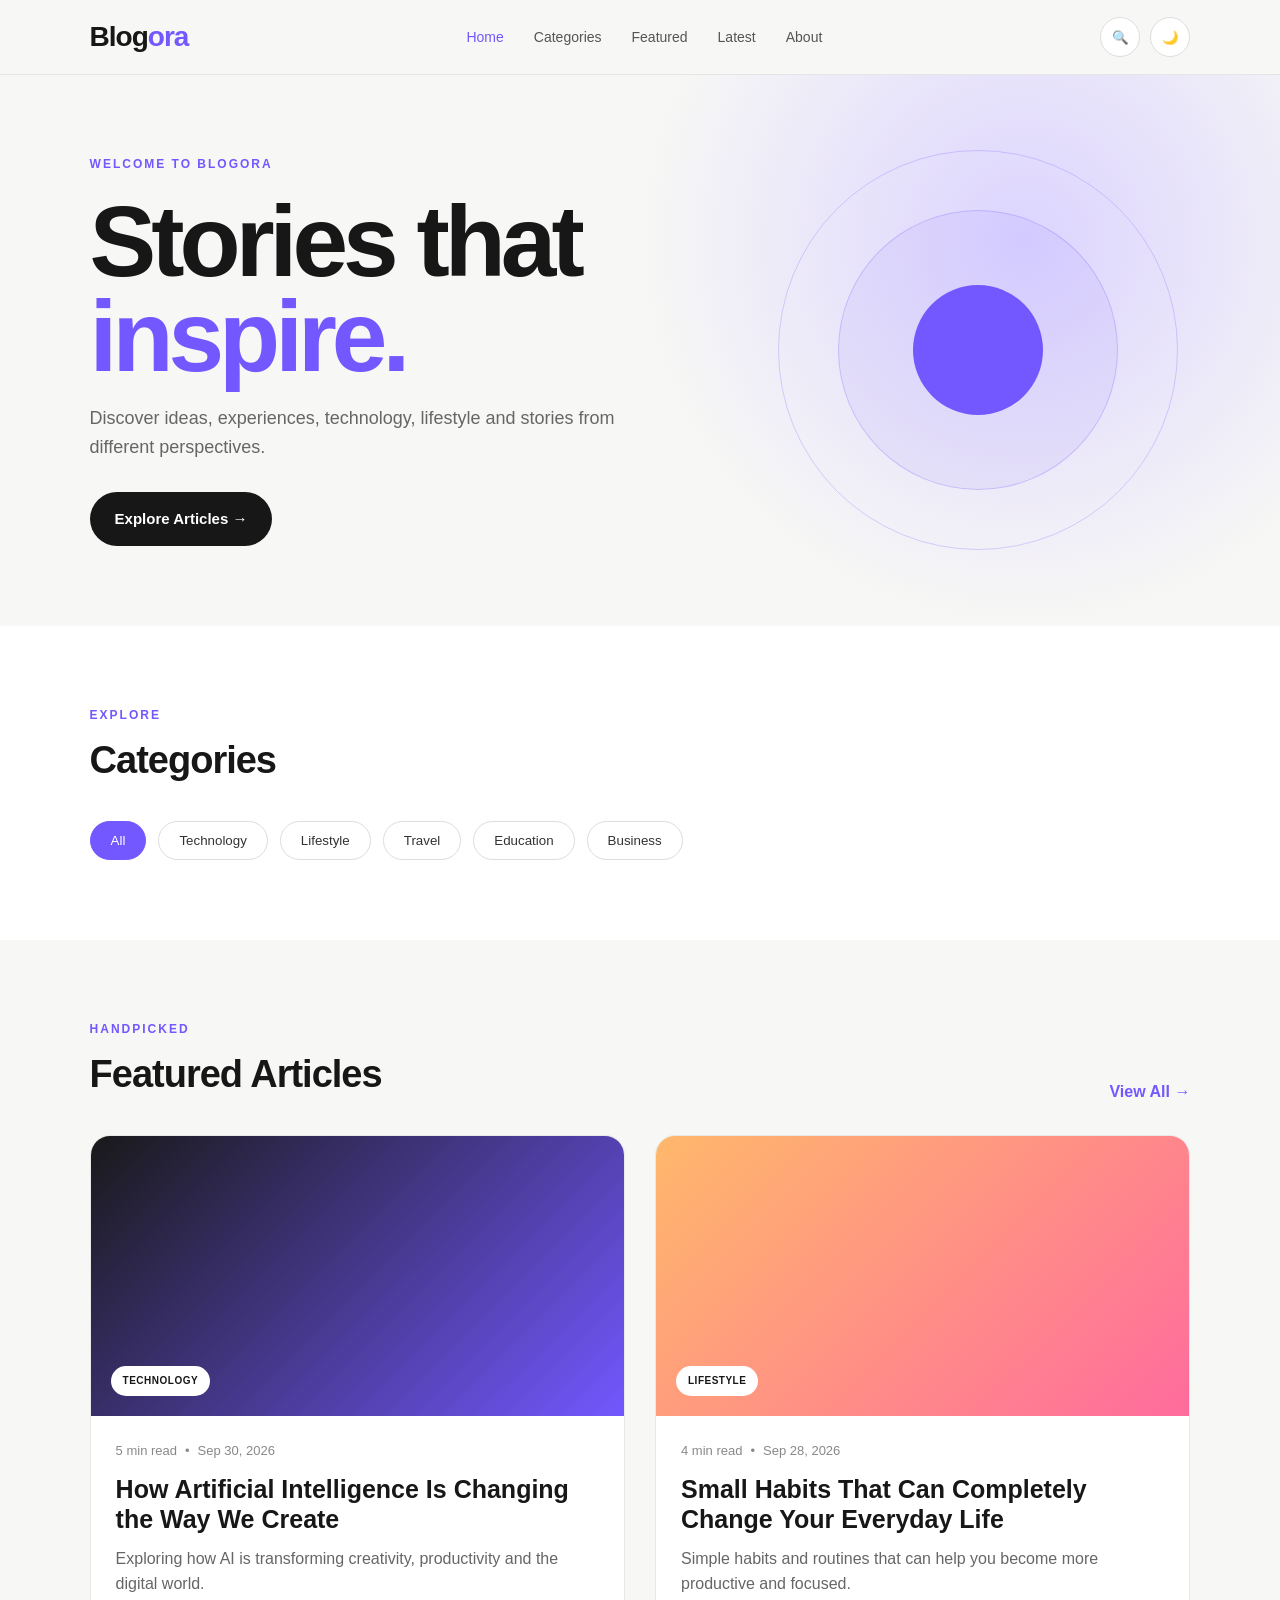
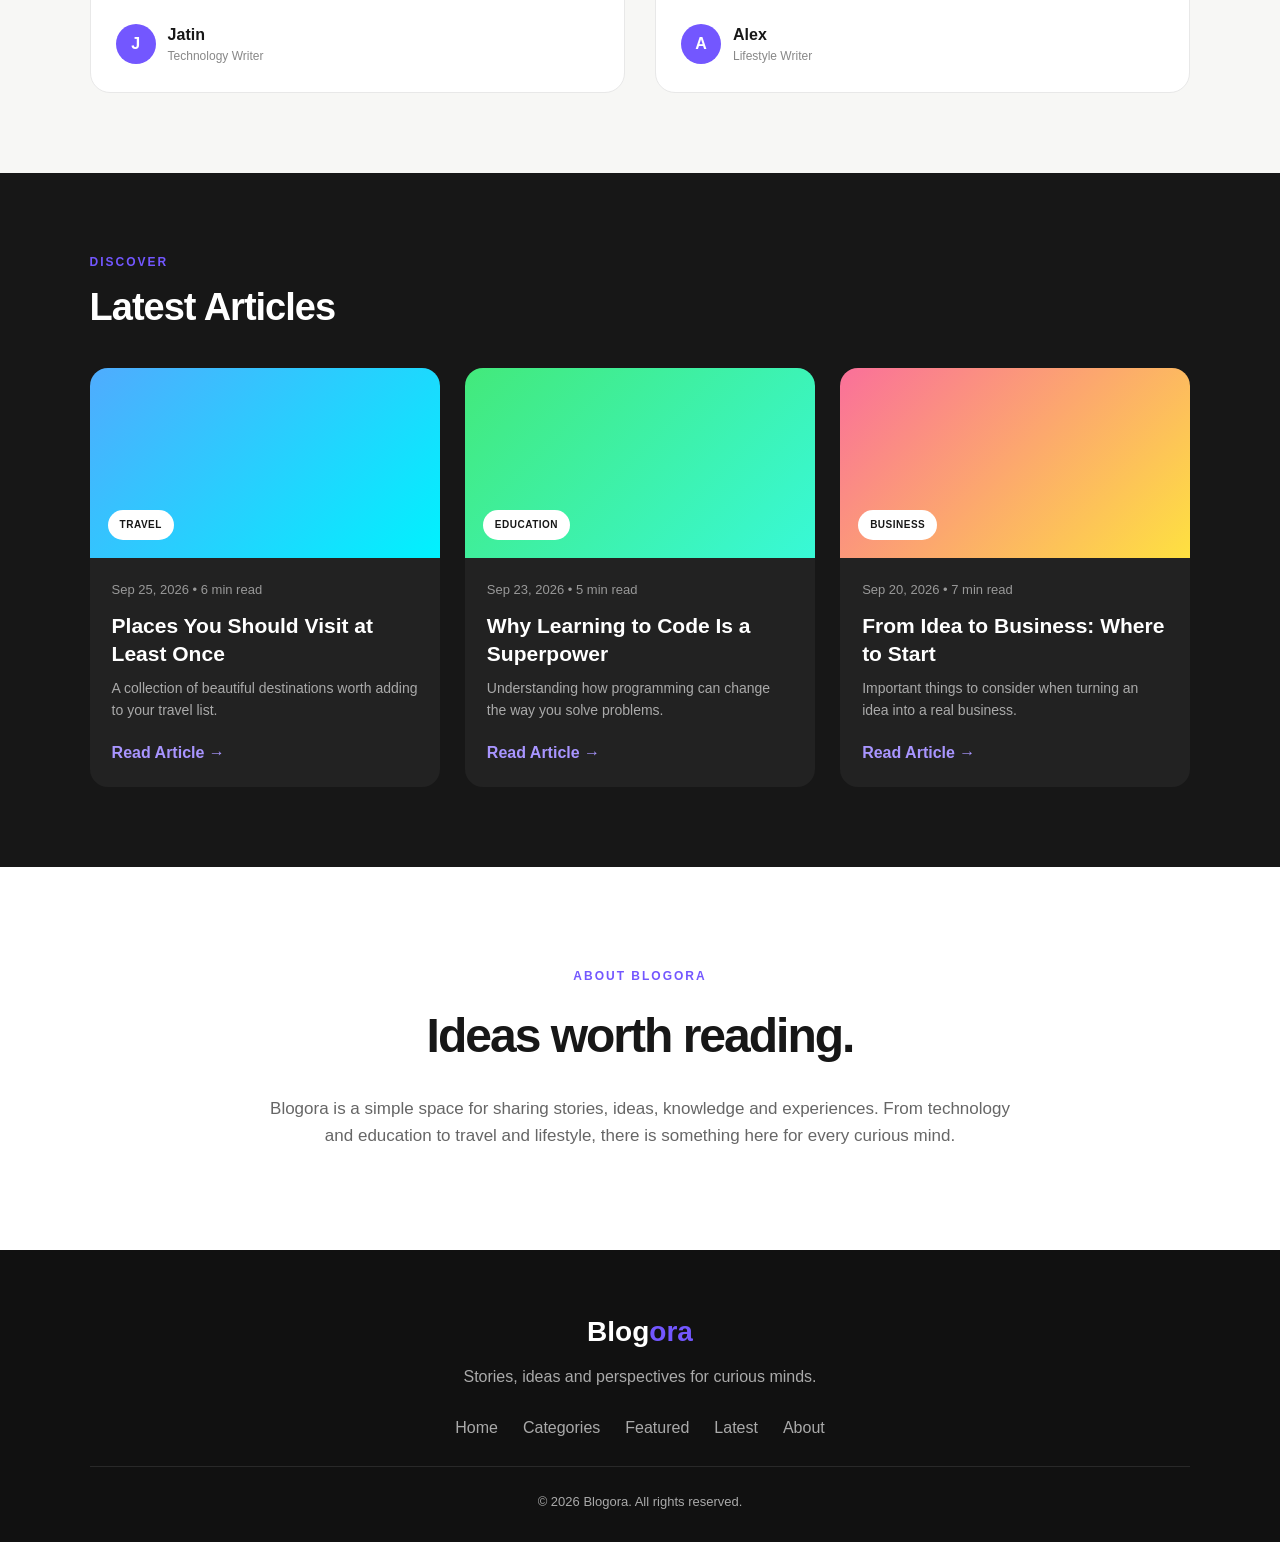
<file: index.html>
<!DOCTYPE html>
<html lang="en">

<head>
    <meta charset="UTF-8">
    <meta name="viewport" content="width=device-width, initial-scale=1.0">

    <title>Blogora - Stories & Ideas</title>

    <!-- CSS -->
    <link rel="stylesheet" href="css/style.css">
</head>

<body>

    <!-- =========================
         NAVBAR
    ========================== -->

    <header class="navbar">

        <div class="logo">
            Blog<span>ora</span>
        </div>

        <nav>
            <a href="#" class="active">Home</a>
            <a href="#categories">Categories</a>
            <a href="#featured">Featured</a>
            <a href="#latest">Latest</a>
            <a href="#about">About</a>
        </nav>

        <div class="nav-actions">

            <button id="searchBtn" aria-label="Search">
                🔍
            </button>

            <button id="themeBtn" aria-label="Change theme">
                🌙
            </button>

        </div>

    </header>


    <!-- =========================
         SEARCH BOX
    ========================== -->

    <div class="search-container" id="searchContainer">

        <div class="search-box">

            <input
                type="text"
                id="searchInput"
                placeholder="Search articles..."
            >

            <button id="closeSearch">
                ✕
            </button>

        </div>

    </div>


    <!-- =========================
         HERO SECTION
    ========================== -->

    <section class="hero">

        <div class="hero-content">

            <p class="hero-label">
                WELCOME TO BLOGORA
            </p>

            <h1>
                Stories that
                <span>inspire.</span>
            </h1>

            <p class="hero-description">
                Discover ideas, experiences, technology,
                lifestyle and stories from different perspectives.
            </p>

            <a href="#latest" class="explore-btn">
                Explore Articles →
            </a>

        </div>

        <div class="hero-decoration">

            <div class="hero-circle circle-one"></div>
            <div class="hero-circle circle-two"></div>
            <div class="hero-circle circle-three"></div>

        </div>

    </section>


    <!-- =========================
         CATEGORIES
    ========================== -->

    <section class="categories" id="categories">

        <div class="section-heading">

            <div>
                <p class="small-heading">
                    EXPLORE
                </p>

                <h2>
                    Categories
                </h2>
            </div>

        </div>


        <div class="category-list">

            <button class="category-btn active-category" data-category="All">
                All
            </button>

            <button class="category-btn" data-category="Technology">
                Technology
            </button>

            <button class="category-btn" data-category="Lifestyle">
                Lifestyle
            </button>

            <button class="category-btn" data-category="Travel">
                Travel
            </button>

            <button class="category-btn" data-category="Education">
                Education
            </button>

            <button class="category-btn" data-category="Business">
                Business
            </button>

        </div>

    </section>


    <!-- =========================
         FEATURED ARTICLES
    ========================== -->

    <section class="featured" id="featured">

        <div class="section-heading">

            <div>

                <p class="small-heading">
                    HANDPICKED
                </p>

                <h2>
                    Featured Articles
                </h2>

            </div>

            <a href="#latest" class="view-all">
                View All →
            </a>

        </div>


        <!-- JavaScript will insert posts here -->

        <div
            class="featured-grid"
            id="featuredPosts">
        </div>

    </section>


    <!-- =========================
         LATEST ARTICLES
    ========================== -->

    <section class="latest" id="latest">

        <div class="section-heading">

            <div>

                <p class="small-heading">
                    DISCOVER
                </p>

                <h2>
                    Latest Articles
                </h2>

            </div>

        </div>


        <!-- JavaScript will insert posts here -->

        <div
            class="latest-grid"
            id="latestPosts">
        </div>

    </section>


    <!-- =========================
         NO RESULTS MESSAGE
    ========================== -->

    <div
        class="no-results"
        id="noResults">

        <h3>
            No articles found
        </h3>

        <p>
            Try searching for another topic or category.
        </p>

    </div>


    <!-- =========================
         ABOUT
    ========================== -->

    <section class="about" id="about">

        <div class="about-content">

            <p class="small-heading">
                ABOUT BLOGORA
            </p>

            <h2>
                Ideas worth reading.
            </h2>

            <p>
                Blogora is a simple space for sharing stories,
                ideas, knowledge and experiences. From technology
                and education to travel and lifestyle, there is
                something here for every curious mind.
            </p>

        </div>

    </section>


    <!-- =========================
         FOOTER
    ========================== -->

    <footer>

        <div class="footer-logo">
            Blog<span>ora</span>
        </div>

        <p>
            Stories, ideas and perspectives for curious minds.
        </p>


        <div class="footer-links">

            <a href="#">
                Home
            </a>

            <a href="#categories">
                Categories
            </a>

            <a href="#featured">
                Featured
            </a>

            <a href="#latest">
                Latest
            </a>

            <a href="#about">
                About
            </a>

        </div>


        <p class="copyright">
            © 2026 Blogora. All rights reserved.
        </p>

    </footer>


    <!-- JavaScript -->
    <script src="js/script.js"></script>

</body>

</html>
</file>
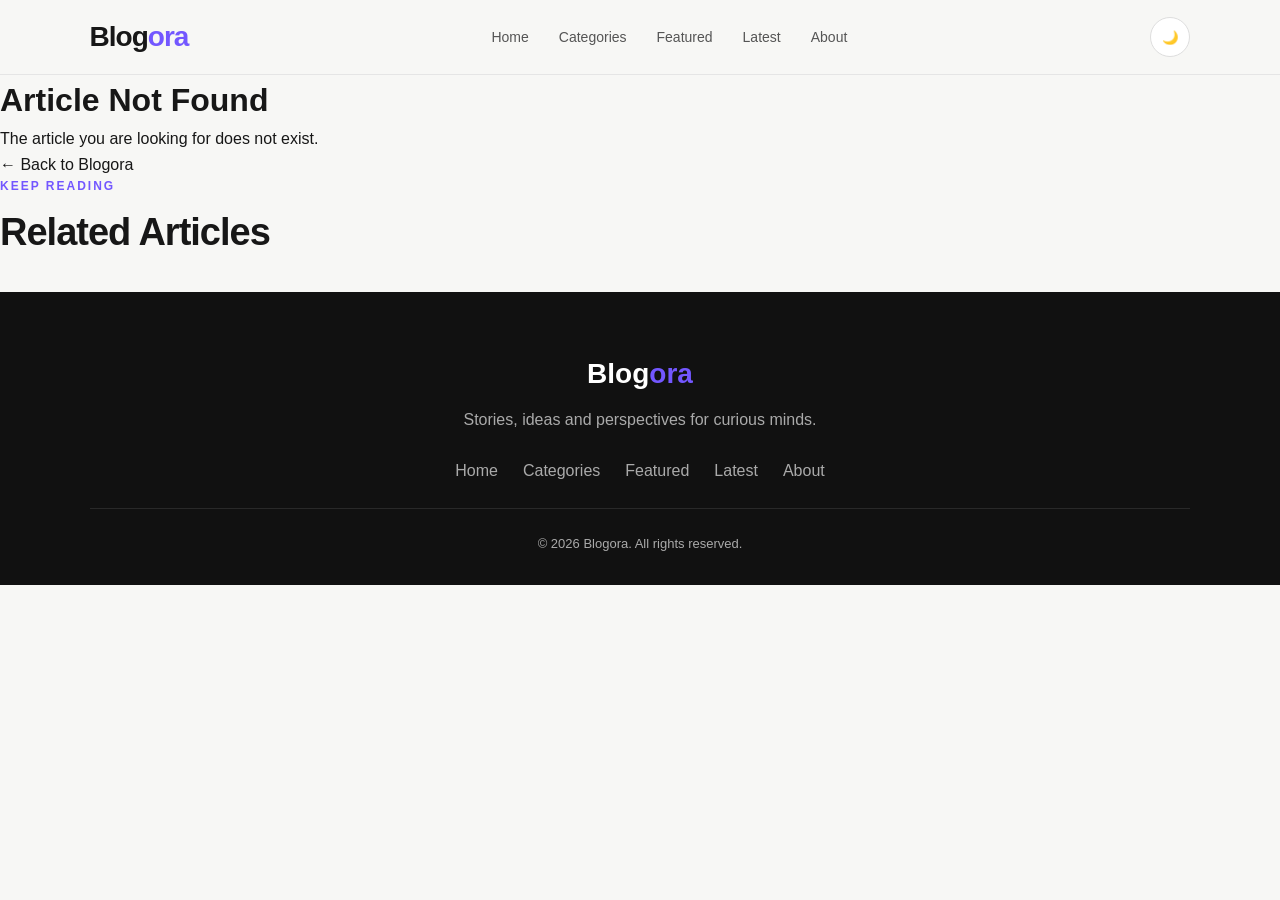
<file: blog.html>
<!DOCTYPE html>

<html lang="en">

<head>


<meta charset="UTF-8">

<meta name="viewport" content="width=device-width, initial-scale=1.0">

<title>Blog Article - Blogora</title>

<link rel="stylesheet" href="css/style.css">


</head>

<body>


<!-- =========================
     NAVBAR
========================== -->

<header class="navbar">

    <a href="index.html" class="logo">
        Blog<span>ora</span>
    </a>


    <nav>

        <a href="index.html">
            Home
        </a>

        <a href="index.html#categories">
            Categories
        </a>

        <a href="index.html#featured">
            Featured
        </a>

        <a href="index.html#latest">
            Latest
        </a>

        <a href="index.html#about">
            About
        </a>

    </nav>


    <div class="nav-actions">

        <button id="themeBtn" aria-label="Change theme">
            🌙
        </button>

    </div>

</header>


<!-- =========================
     ARTICLE
========================== -->

<main class="article-page">

    <div id="articleContainer">

        <!-- JavaScript loads article here -->

    </div>

</main>


<!-- =========================
     RELATED ARTICLES
========================== -->

<section class="related-section">

    <div class="section-heading">

        <div>

            <p class="small-heading">
                KEEP READING
            </p>

            <h2>
                Related Articles
            </h2>

        </div>

    </div>


    <div
        class="related-grid"
        id="relatedPosts">
    </div>

</section>


<!-- =========================
     FOOTER
========================== -->

<footer>

    <div class="footer-logo">
        Blog<span>ora</span>
    </div>

    <p>
        Stories, ideas and perspectives for curious minds.
    </p>


    <div class="footer-links">

        <a href="index.html">
            Home
        </a>

        <a href="index.html#categories">
            Categories
        </a>

        <a href="index.html#featured">
            Featured
        </a>

        <a href="index.html#latest">
            Latest
        </a>

        <a href="index.html#about">
            About
        </a>

    </div>


    <p class="copyright">
        © 2026 Blogora. All rights reserved.
    </p>

</footer>


<!-- JavaScript -->

<script src="js/script.js"></script>


</body>

</html>
</file>
<file: css/style.css>
/* ========================================
   BLOGORA
   GLOBAL STYLES
======================================== */

* {
    margin: 0;
    padding: 0;
    box-sizing: border-box;
}

html {
    scroll-behavior: smooth;
}

body {
    font-family: Arial, Helvetica, sans-serif;
    background: #f7f7f5;
    color: #171717;
    line-height: 1.6;
    transition: background 0.3s ease, color 0.3s ease;
}

a {
    text-decoration: none;
    color: inherit;
}

button,
input {
    font-family: inherit;
}

button {
    cursor: pointer;
}


/* ========================================
   NAVBAR
======================================== */

.navbar {
    width: 100%;
    height: 75px;

    display: flex;
    align-items: center;
    justify-content: space-between;

    padding: 0 7%;

    background: rgba(247, 247, 245, 0.95);

    border-bottom: 1px solid #e5e5e5;

    position: sticky;
    top: 0;

    z-index: 1000;

    backdrop-filter: blur(15px);
}

.logo {
    font-size: 28px;
    font-weight: 800;
    letter-spacing: -1px;
}

.logo span {
    color: #7357ff;
}

.navbar nav {
    display: flex;
    align-items: center;
    gap: 30px;
}

.navbar nav a {
    color: #555;

    font-size: 14px;
    font-weight: 500;

    transition: 0.3s;
}

.navbar nav a:hover,
.navbar nav a.active {
    color: #7357ff;
}

.nav-actions {
    display: flex;
    gap: 10px;
}

.nav-actions button {
    width: 40px;
    height: 40px;

    border: 1px solid #ddd;

    background: white;

    border-radius: 50%;

    transition: 0.3s;
}

.nav-actions button:hover {
    transform: translateY(-2px);
    border-color: #7357ff;
}


/* ========================================
   SEARCH
======================================== */

.search-container {
    display: none;

    position: fixed;

    top: 75px;
    left: 0;

    width: 100%;

    padding: 20px 7%;

    background: white;

    border-bottom: 1px solid #ddd;

    z-index: 999;
}

.search-container.show {
    display: block;
}

.search-box {
    max-width: 700px;

    margin: auto;

    display: flex;
    align-items: center;

    gap: 10px;
}

.search-box input {
    width: 100%;

    padding: 15px 20px;

    border: 1px solid #ddd;

    border-radius: 30px;

    outline: none;

    font-size: 15px;
}

.search-box input:focus {
    border-color: #7357ff;
}

.search-box button {
    width: 45px;
    height: 45px;

    border: none;

    border-radius: 50%;

    background: #171717;

    color: white;
}


/* ========================================
   HERO
======================================== */

.hero {
    min-height: 520px;

    display: flex;
    align-items: center;

    position: relative;

    overflow: hidden;

    padding: 80px 7%;

    background:
        radial-gradient(
            circle at 80% 30%,
            #dcd4ff,
            transparent 35%
        ),
        #f7f7f5;
}

.hero-content {
    max-width: 750px;

    position: relative;

    z-index: 2;
}

.hero-label,
.small-heading {
    color: #7357ff;

    font-size: 12px;

    font-weight: 700;

    letter-spacing: 2px;
}

.hero h1 {
    font-size: clamp(55px, 8vw, 100px);

    line-height: 0.95;

    letter-spacing: -5px;

    margin: 20px 0;
}

.hero h1 span {
    color: #7357ff;
}

.hero-description {
    max-width: 580px;

    color: #666;

    font-size: 18px;

    margin-bottom: 30px;
}

.explore-btn {
    display: inline-block;

    padding: 15px 25px;

    background: #171717;

    color: white;

    border-radius: 30px;

    font-size: 15px;

    font-weight: 600;

    transition: 0.3s;
}

.explore-btn:hover {
    background: #7357ff;

    transform: translateY(-3px);
}


/* ========================================
   HERO DECORATION
======================================== */

.hero-decoration {
    position: absolute;

    right: 8%;

    top: 50%;

    transform: translateY(-50%);

    width: 400px;
    height: 400px;
}

.hero-circle {
    position: absolute;

    border-radius: 50%;

    border: 1px solid rgba(115, 87, 255, 0.25);
}

.circle-one {
    width: 400px;
    height: 400px;

    top: 0;
    left: 0;
}

.circle-two {
    width: 280px;
    height: 280px;

    top: 60px;
    left: 60px;

    background: rgba(115, 87, 255, 0.08);
}

.circle-three {
    width: 130px;
    height: 130px;

    top: 135px;
    left: 135px;

    background: #7357ff;
}


/* ========================================
   COMMON SECTIONS
======================================== */

.categories,
.featured,
.latest {
    padding: 80px 7%;
}

.section-heading {
    display: flex;

    align-items: end;

    justify-content: space-between;

    margin-bottom: 30px;
}

.section-heading h2 {
    font-size: 38px;

    letter-spacing: -1px;

    margin-top: 5px;
}

.view-all {
    color: #7357ff;

    font-weight: 600;

    transition: 0.3s;
}

.view-all:hover {
    transform: translateX(5px);
}


/* ========================================
   CATEGORIES
======================================== */

.categories {
    background: white;
}

.category-list {
    display: flex;

    flex-wrap: wrap;

    gap: 12px;
}

.category-btn {
    padding: 11px 20px;

    border-radius: 30px;

    border: 1px solid #ddd;

    background: white;

    color: #333;

    transition: 0.3s;
}

.category-btn:hover,
.category-btn.active-category {
    background: #7357ff;

    color: white;

    border-color: #7357ff;
}


/* ========================================
   FEATURED GRID
======================================== */

.featured {
    background: #f7f7f5;
}

.featured-grid {
    display: grid;

    grid-template-columns: repeat(2, 1fr);

    gap: 30px;
}


/* ========================================
   FEATURED CARD
======================================== */

.featured-card {
    background: white;

    border-radius: 20px;

    overflow: hidden;

    border: 1px solid #e8e8e8;

    transition: 0.3s;

    animation: fadeIn 0.5s ease;
}

.featured-card:hover {
    transform: translateY(-7px);

    box-shadow:
        0 20px 50px rgba(0, 0, 0, 0.08);
}


/* ========================================
   POST IMAGES
======================================== */

.post-image {
    height: 280px;

    position: relative;

    display: flex;

    align-items: end;

    padding: 20px;
}

.post-image span,
.latest-image span {
    background: white;

    color: #171717;

    padding: 7px 12px;

    border-radius: 20px;

    font-size: 10px;

    font-weight: 700;

    letter-spacing: 0.5px;
}


/* ========================================
   CATEGORY BACKGROUNDS
======================================== */

.technology {
    background:
        linear-gradient(
            135deg,
            #191919,
            #7357ff
        );
}

.lifestyle {
    background:
        linear-gradient(
            135deg,
            #ffb86b,
            #ff6b9d
        );
}

.travel {
    background:
        linear-gradient(
            135deg,
            #4facfe,
            #00f2fe
        );
}

.education {
    background:
        linear-gradient(
            135deg,
            #43e97b,
            #38f9d7
        );
}

.business {
    background:
        linear-gradient(
            135deg,
            #fa709a,
            #fee140
        );
}


/* ========================================
   POST CONTENT
======================================== */

.post-content {
    padding: 25px;
}

.post-meta {
    display: flex;

    gap: 8px;

    color: #888;

    font-size: 13px;

    margin-bottom: 12px;
}

.post-content h3 {
    font-size: 25px;

    line-height: 1.2;

    margin-bottom: 12px;
}

.post-content > p {
    color: #666;
}


/* ========================================
   AUTHOR
======================================== */

.author {
    display: flex;

    align-items: center;

    gap: 12px;

    margin-top: 25px;
}

.author-avatar {
    width: 40px;
    height: 40px;

    display: flex;

    align-items: center;
    justify-content: center;

    border-radius: 50%;

    background: #7357ff;

    color: white;

    font-weight: bold;
}

.author strong,
.author small {
    display: block;
}

.author small {
    color: #888;

    font-size: 12px;
}


/* ========================================
   LATEST SECTION
======================================== */

.latest {
    background: #171717;

    color: white;
}

.latest .section-heading h2 {
    color: white;
}

.latest-grid {
    display: grid;

    grid-template-columns: repeat(3, 1fr);

    gap: 25px;
}


/* ========================================
   LATEST CARD
======================================== */

.latest-card {
    background: #222;

    border-radius: 18px;

    overflow: hidden;

    transition: 0.3s;

    animation: fadeIn 0.5s ease;
}

.latest-card:hover {
    transform: translateY(-6px);

    box-shadow:
        0 15px 35px rgba(0, 0, 0, 0.3);
}

.latest-image {
    height: 190px;

    display: flex;

    align-items: end;

    padding: 18px;
}

.latest-content {
    padding: 22px;
}

.latest-content .post-meta {
    color: #999;
}

.latest-content h3 {
    font-size: 21px;

    line-height: 1.3;

    margin-bottom: 10px;
}

.latest-content > p:not(.post-meta) {
    color: #aaa;

    font-size: 14px;
}

.latest-content a {
    display: inline-block;

    margin-top: 18px;

    color: #a895ff;

    font-weight: 600;

    transition: 0.3s;
}

.latest-content a:hover {
    transform: translateX(5px);
}


/* ========================================
   NO RESULTS
======================================== */

.no-results {
    display: none;

    text-align: center;

    padding: 80px 20px;

    background: #f7f7f5;
}

.no-results.show {
    display: block;
}

.no-results h3 {
    font-size: 25px;

    margin-bottom: 8px;
}

.no-results p {
    color: #777;
}


/* ========================================
   ABOUT
======================================== */

.about {
    padding: 100px 7%;

    background: white;
}

.about-content {
    max-width: 750px;

    margin: auto;

    text-align: center;
}

.about h2 {
    font-size: 48px;

    letter-spacing: -2px;

    margin: 12px 0 20px;
}

.about p:last-child {
    color: #666;

    font-size: 17px;
}


/* ========================================
   FOOTER
======================================== */

footer {
    padding: 60px 7% 30px;

    background: #111;

    color: #aaa;

    text-align: center;
}

.footer-logo {
    color: white;

    font-size: 28px;

    font-weight: 800;

    margin-bottom: 10px;
}

.footer-logo span {
    color: #7357ff;
}

.footer-links {
    display: flex;

    justify-content: center;

    flex-wrap: wrap;

    gap: 25px;

    margin: 25px 0;
}

.footer-links a {
    transition: 0.3s;
}

.footer-links a:hover {
    color: white;
}

.copyright {
    padding-top: 25px;

    border-top: 1px solid #292929;

    font-size: 13px;
}


/* ========================================
   ANIMATION
======================================== */

@keyframes fadeIn {

    from {
        opacity: 0;

        transform: translateY(15px);
    }

    to {
        opacity: 1;

        transform: translateY(0);
    }

}


/* ========================================
   DARK MODE
======================================== */

body.dark-mode {
    background: #0e0e0e;

    color: #f5f5f5;
}

body.dark-mode .navbar {
    background: rgba(14, 14, 14, 0.95);

    border-color: #292929;
}

body.dark-mode .navbar nav a {
    color: #aaa;
}

body.dark-mode .navbar nav a:hover,
body.dark-mode .navbar nav a.active {
    color: #a895ff;
}

body.dark-mode .nav-actions button {
    background: #222;

    border-color: #333;

    color: white;
}

body.dark-mode .hero {
    background:
        radial-gradient(
            circle at 80% 30%,
            #241c4d,
            transparent 35%
        ),
        #0e0e0e;
}

body.dark-mode .hero-description {
    color: #aaa;
}

body.dark-mode .categories,
body.dark-mode .about,
body.dark-mode .featured {
    background: #141414;
}

body.dark-mode .category-btn {
    background: #222;

    color: #ddd;

    border-color: #333;
}

body.dark-mode .category-btn:hover,
body.dark-mode .category-btn.active-category {
    background: #7357ff;

    color: white;
}

body.dark-mode .featured-card {
    background: #1e1e1e;

    border-color: #292929;
}

body.dark-mode .post-content > p {
    color: #aaa;
}

body.dark-mode .about p:last-child {
    color: #aaa;
}

body.dark-mode .search-container {
    background: #141414;

    border-color: #292929;
}

body.dark-mode .search-box input {
    background: #222;

    color: white;

    border-color: #333;
}

body.dark-mode .no-results {
    background: #141414;
}


/* ========================================
   TABLET
======================================== */

@media (max-width: 900px) {

    .navbar {
        padding: 0 5%;
    }

    .navbar nav {
        gap: 15px;
    }

    .navbar nav a {
        font-size: 13px;
    }

    .hero-decoration {
        opacity: 0.4;

        right: -100px;
    }

    .categories,
    .featured,
    .latest,
    .about {
        padding-left: 5%;
        padding-right: 5%;
    }

    .featured-grid {
        grid-template-columns: 1fr;
    }

    .latest-grid {
        grid-template-columns: repeat(2, 1fr);
    }

}


/* ========================================
   MOBILE
======================================== */

@media (max-width: 650px) {

    .navbar {
        height: 65px;

        padding: 0 5%;
    }

    .logo {
        font-size: 24px;
    }

    .navbar nav {
        display: none;
    }

    .nav-actions button {
        width: 36px;
        height: 36px;
    }

    .search-container {
        top: 65px;

        padding: 15px 5%;
    }

    .hero {
        min-height: 500px;

        padding: 70px 5%;
    }

    .hero h1 {
        font-size: 55px;

        letter-spacing: -3px;
    }

    .hero-description {
        font-size: 16px;
    }

    .hero-decoration {
        right: -180px;

        opacity: 0.25;
    }

    .categories,
    .featured,
    .latest,
    .about {
        padding-top: 60px;
        padding-bottom: 60px;
    }

    .section-heading {
        align-items: start;

        flex-direction: column;

        gap: 10px;
    }

    .section-heading h2 {
        font-size: 30px;
    }

    .category-list {
        gap: 8px;
    }

    .category-btn {
        padding: 9px 15px;

        font-size: 13px;
    }

    .latest-grid {
        grid-template-columns: 1fr;
    }

    .post-image {
        height: 230px;
    }

    .about h2 {
        font-size: 38px;
    }

    .footer-links {
        gap: 15px;
    }

}


/* ========================================
   SMALL MOBILE
======================================== */

@media (max-width: 400px) {

    .hero h1 {
        font-size: 45px;
    }

    .post-content h3 {
        font-size: 22px;
    }

    .about h2 {
        font-size: 32px;
    }

}
</file>
